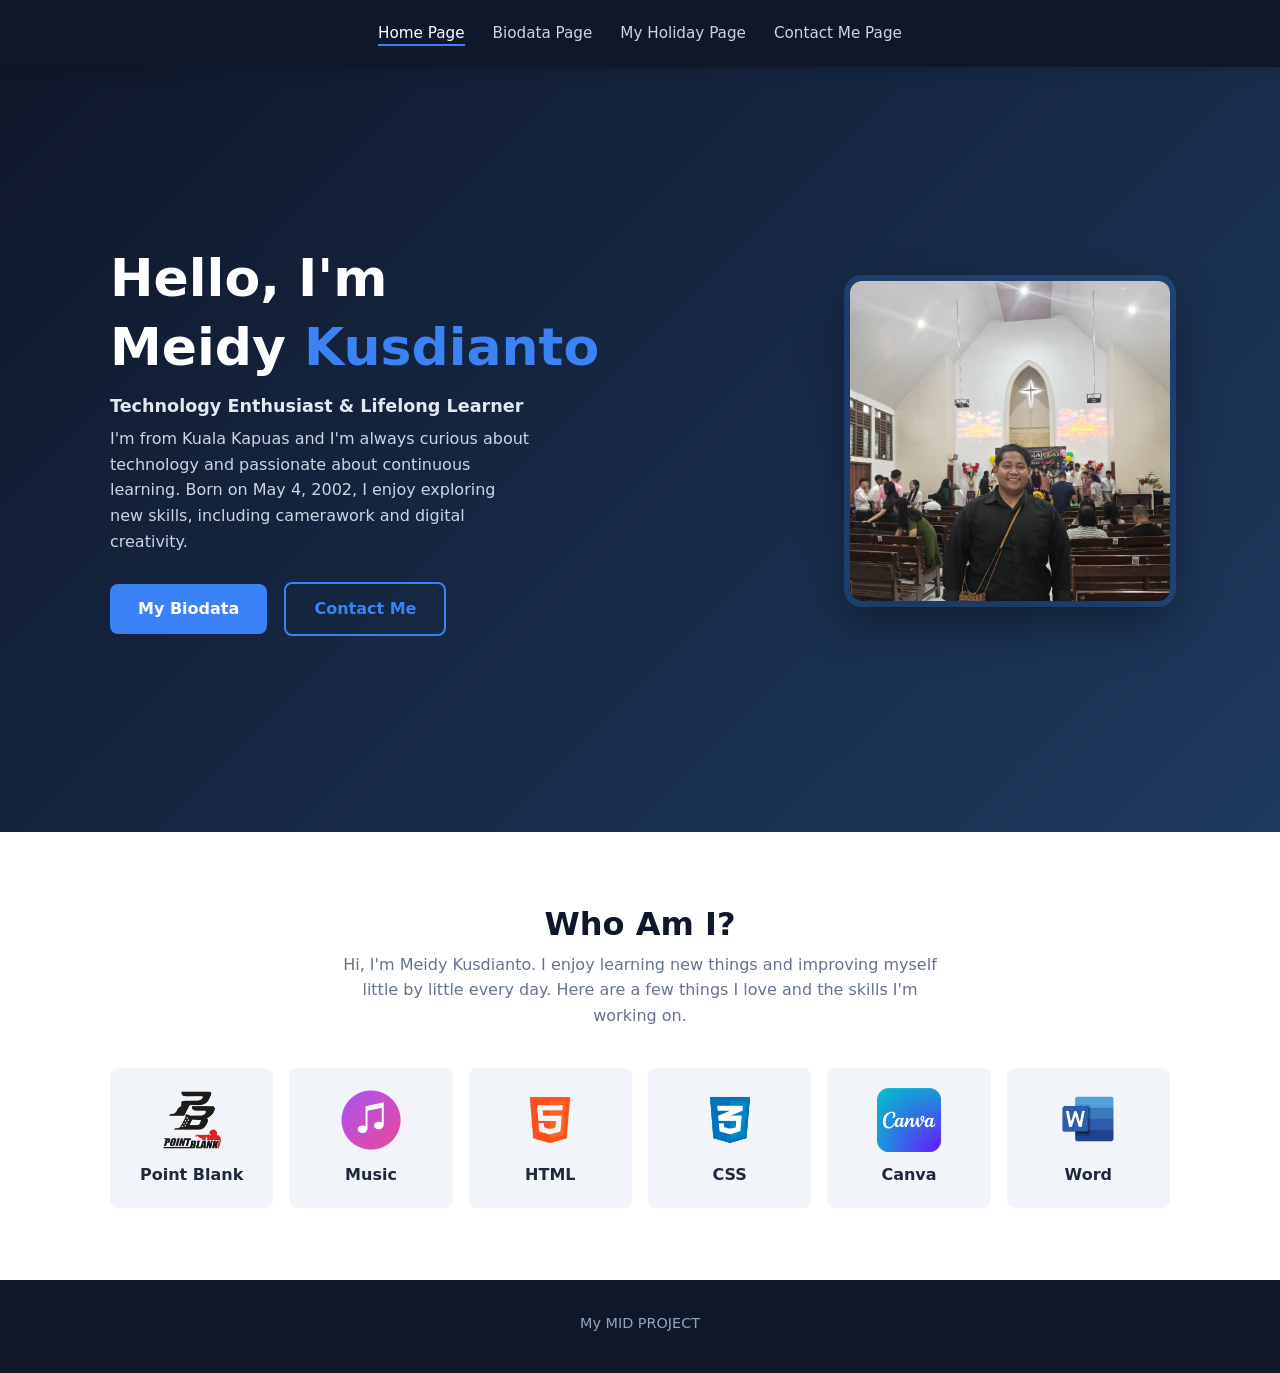
<file: WEB1MYMIDPROJECT/index.html>
<!DOCTYPE html>
<html lang="en">
<head>
  <meta charset="UTF-8">
  <meta name="viewport" content="width=device-width, initial-scale=1.0">
  <title>Home Page</title>
  <meta name="description" content="Personal website of Meidy Kusdianto - a curious learner who loves technology, music, and games">
  <link rel="stylesheet" href="style.css">
</head>
<body>

  <header class="header">
    <div class="container">
      <nav class="nav">
        <button class="hamburger" aria-label="Toggle menu" onclick="document.querySelector('.nav-menu').classList.toggle('show')">
          <span></span>
          <span></span>
          <span></span>
        </button>

        <ul class="nav-menu">
          <li><a href="index.html" class="active">Home Page</a></li>
          <li><a href="biodata.html">Biodata Page</a></li>
          <li><a href="myHoliday.html">My Holiday Page</a></li>
          <li><a href="contact.html">Contact Me Page</a></li>
        </ul>
      </nav>
    </div>
  </header>

  <main>
    <section class="hero">
      <div class="container">
        <div class="hero-content">
          <div class="hero-text">
            <h1>Hello, I'm</h1>
            <h1>Meidy <span class="name">Kusdianto</span></h1>
            <p class="role">Technology Enthusiast &amp; Lifelong Learner</p>
            <p class="intro">
              I'm from Kuala Kapuas and I'm always curious about technology
              and passionate about continuous learning. Born on May 4, 2002,
              I enjoy exploring new skills, including camerawork
              and digital creativity.
            </p>
            <a href="biodata.html" class="btn">My Biodata</a>
            <a href="contact.html" class="btn btn-outline">Contact Me</a>
          </div>

          <div class="hero-image">
            <img src="images/profile.jpg" alt="Photo of Meidy Kusdianto in a black suit and blue tie">
          </div>
        </div>
      </div>
    </section>

    <section class="section about-preview">
      <div class="container">
        <h2 class="section-title">Who Am I?</h2>
        <p class="section-subtitle">
          Hi, I'm Meidy Kusdianto. I enjoy learning new things and improving
          myself little by little every day. Here are a few things I love and
          the skills I'm working on.
        </p>

        <div class="info-cards">
          <div class="info-card">
            <img class="logo-img" src="images/logo-pointblank.png" alt="Point Blank crosshair icon">
            <span>Point Blank</span>
          </div>
          <div class="info-card">
            <img class="logo-img" src="images/logo-music.png" alt="Music note icon">
            <span>Music</span>
          </div>
          <div class="info-card">
            <img class="logo-img" src="images/logo-html.png" alt="HTML icon">
            <span>HTML</span>
          </div>
          <div class="info-card">
            <img class="logo-img" src="images/logo-css.png" alt="CSS icon">
            <span>CSS</span>
          </div>
          <div class="info-card">
            <img class="logo-img" src="images/logo-canva.png" alt="Canva icon">
            <span>Canva</span>
          </div>
          <div class="info-card">
            <img class="logo-img" src="images/logo-word.png" alt="Microsoft Word icon">
            <span>Word</span>
          </div>
        </div>
      </div>
    </section>
  </main>

  <footer class="footer">
    <div class="container">
      <p>My MID PROJECT</p>
    </div>
  </footer>

</body>
</html>
</file>
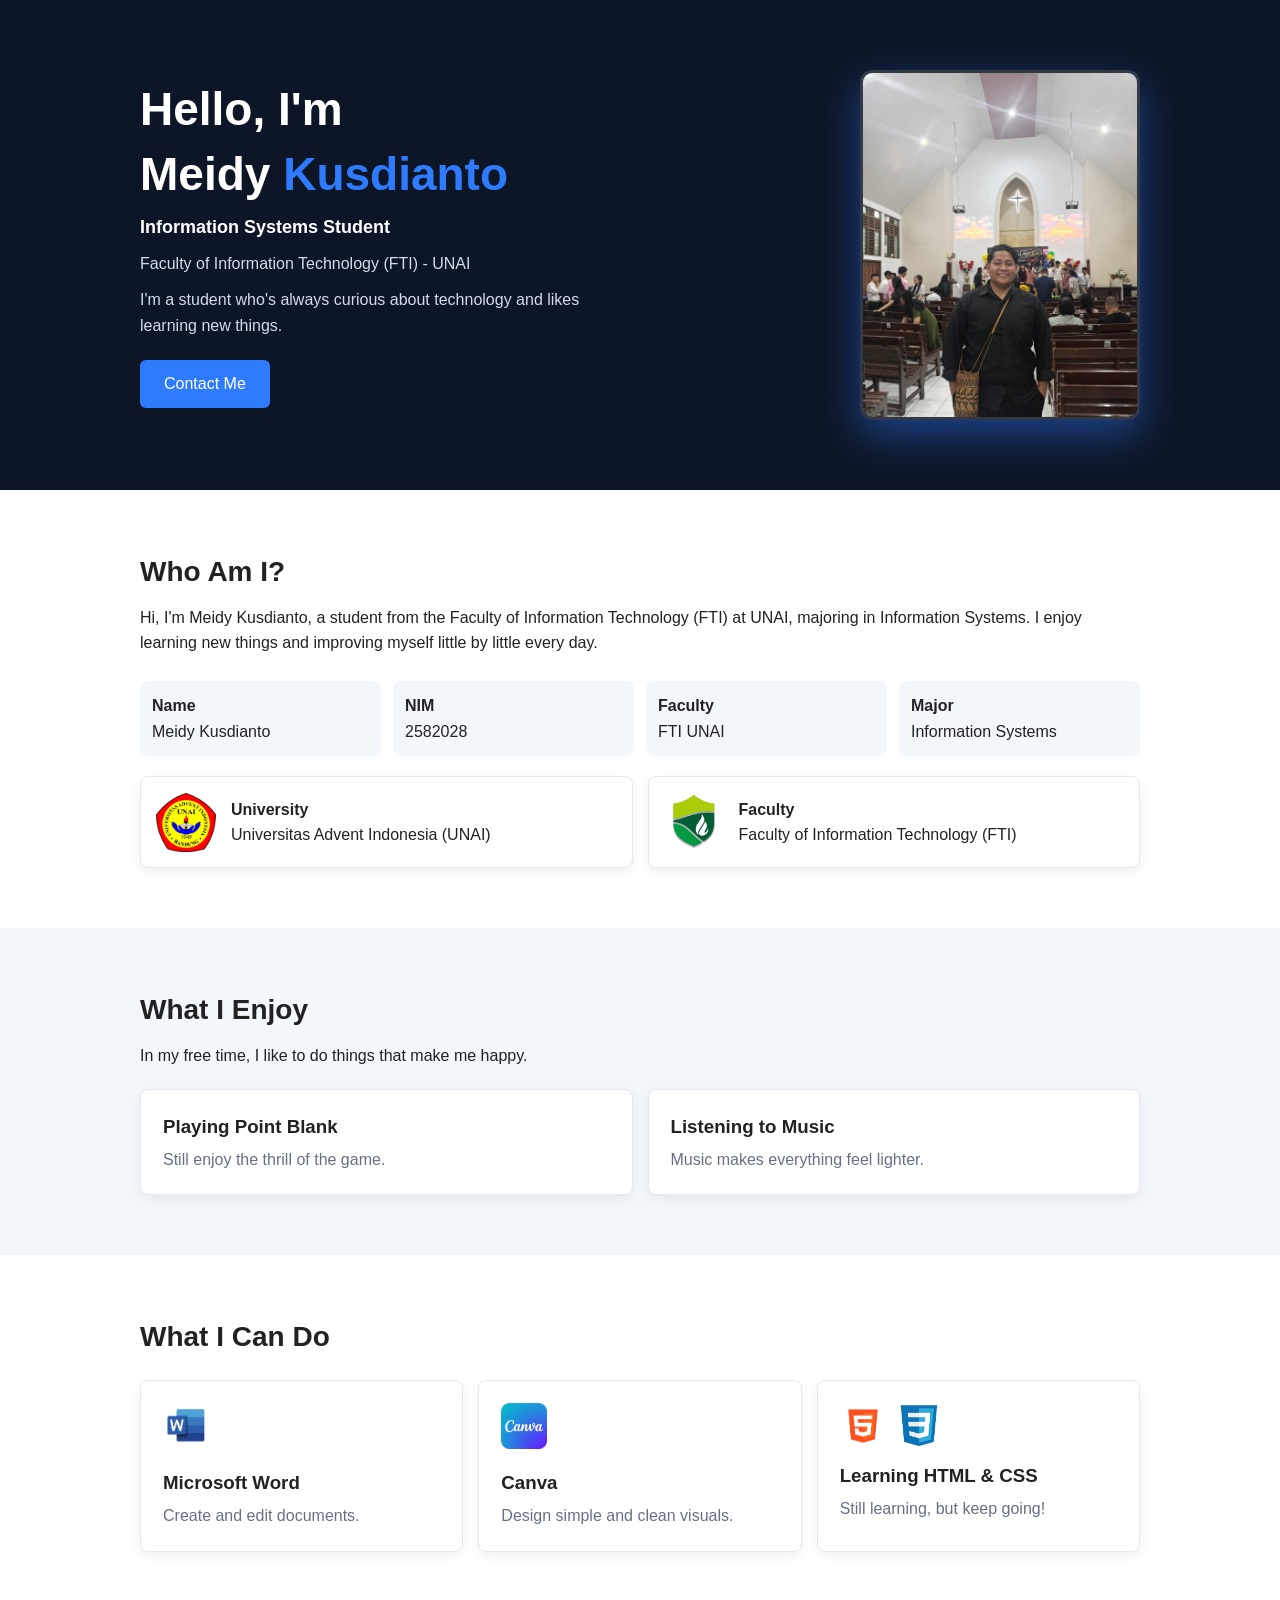
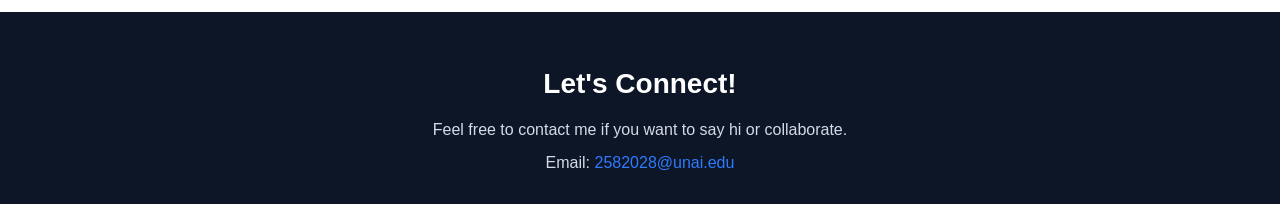
<file: AboutMe-responsive.html>
<!DOCTYPE html>
<html lang="en">
<head>
  <meta charset="UTF-8">
  <meta name="viewport" content="width=device-width, initial-scale=1.0">
  <title>Meidy Kusdianto | About Me</title>
  <link rel="stylesheet" href="style.css">
</head>
<body>

  <section class="hero" id="home">
    <div class="container">
      <div class="hero-text">
        <h1>Hello, I'm</h1>
        <h1>Meidy <span>Kusdianto</span></h1>
        <p class="role"><b>Information Systems Student</b></p>
        <p>Faculty of Information Technology (FTI) - UNAI</p>
        <p>I'm a student who's always curious about technology and likes learning new things.</p>
        <a href="#contact" class="btn">Contact Me</a>
      </div>
      <img src="myfoto.jpeg" alt="Photo of Meidy Kusdianto">
    </div>
  </section>

  <section id="about">
    <div class="container">
      <h2>Who Am I?</h2>
      <p>
        Hi, I'm Meidy Kusdianto, a student from the Faculty of Information Technology (FTI)
        at UNAI, majoring in Information Systems. I enjoy learning new things and improving
        myself little by little every day.
      </p>

      <div class="info">
        <p><b>Name</b><br>Meidy Kusdianto</p>
        <p><b>NIM</b><br>2582028</p>
        <p><b>Faculty</b><br>FTI UNAI</p>
        <p><b>Major</b><br>Information Systems</p>
      </div>

      <div class="campus">
        <div class="campus-item">
          <img src="logo-unai.png" alt="UNAI logo">
          <p><b>University</b><br>Universitas Advent Indonesia (UNAI)</p>
        </div>
        <div class="campus-item">
          <img src="logo-ftiunai.png" alt="FTI UNAI logo">
          <p><b>Faculty</b><br>Faculty of Information Technology (FTI)</p>
        </div>
      </div>
    </div>
  </section>

  <section class="gray" id="hobbies">
    <div class="container">
      <h2>What I Enjoy</h2>
      <p>In my free time, I like to do things that make me happy.</p>

      <div class="cards two">
        <div class="card">
          <h3>Playing Point Blank</h3>
          <p>Still enjoy the thrill of the game.</p>
        </div>
        <div class="card">
          <h3>Listening to Music</h3>
          <p>Music makes everything feel lighter.</p>
        </div>
      </div>
    </div>
  </section>

  <section id="skills">
    <div class="container">
      <h2>What I Can Do</h2>

      <div class="cards">
        <div class="card">
          <img class="logo" src="logo-word.png" alt="Microsoft Word logo">
          <h3>Microsoft Word</h3>
          <p>Create and edit documents.</p>
        </div>
        <div class="card">
          <img class="logo" src="logo-canva.png" alt="Canva logo">
          <h3>Canva</h3>
          <p>Design simple and clean visuals.</p>
        </div>
        <div class="card">
          <div class="logo-row">
            <img class="logo" src="logo-html.png" alt="HTML logo">
            <img class="logo" src="logo-css.png" alt="CSS logo">
          </div>
          <h3>Learning HTML &amp; CSS</h3>
          <p>Still learning, but keep going!</p>
        </div>
      </div>
    </div>
  </section>

  <footer id="contact">
    <h2>Let's Connect!</h2>
    <p>Feel free to contact me if you want to say hi or collaborate.</p>
    <p>Email: <a href="mailto:2582028@unai.edu">2582028@unai.edu</a></p>
  </footer>

</body>
</html>
</file>
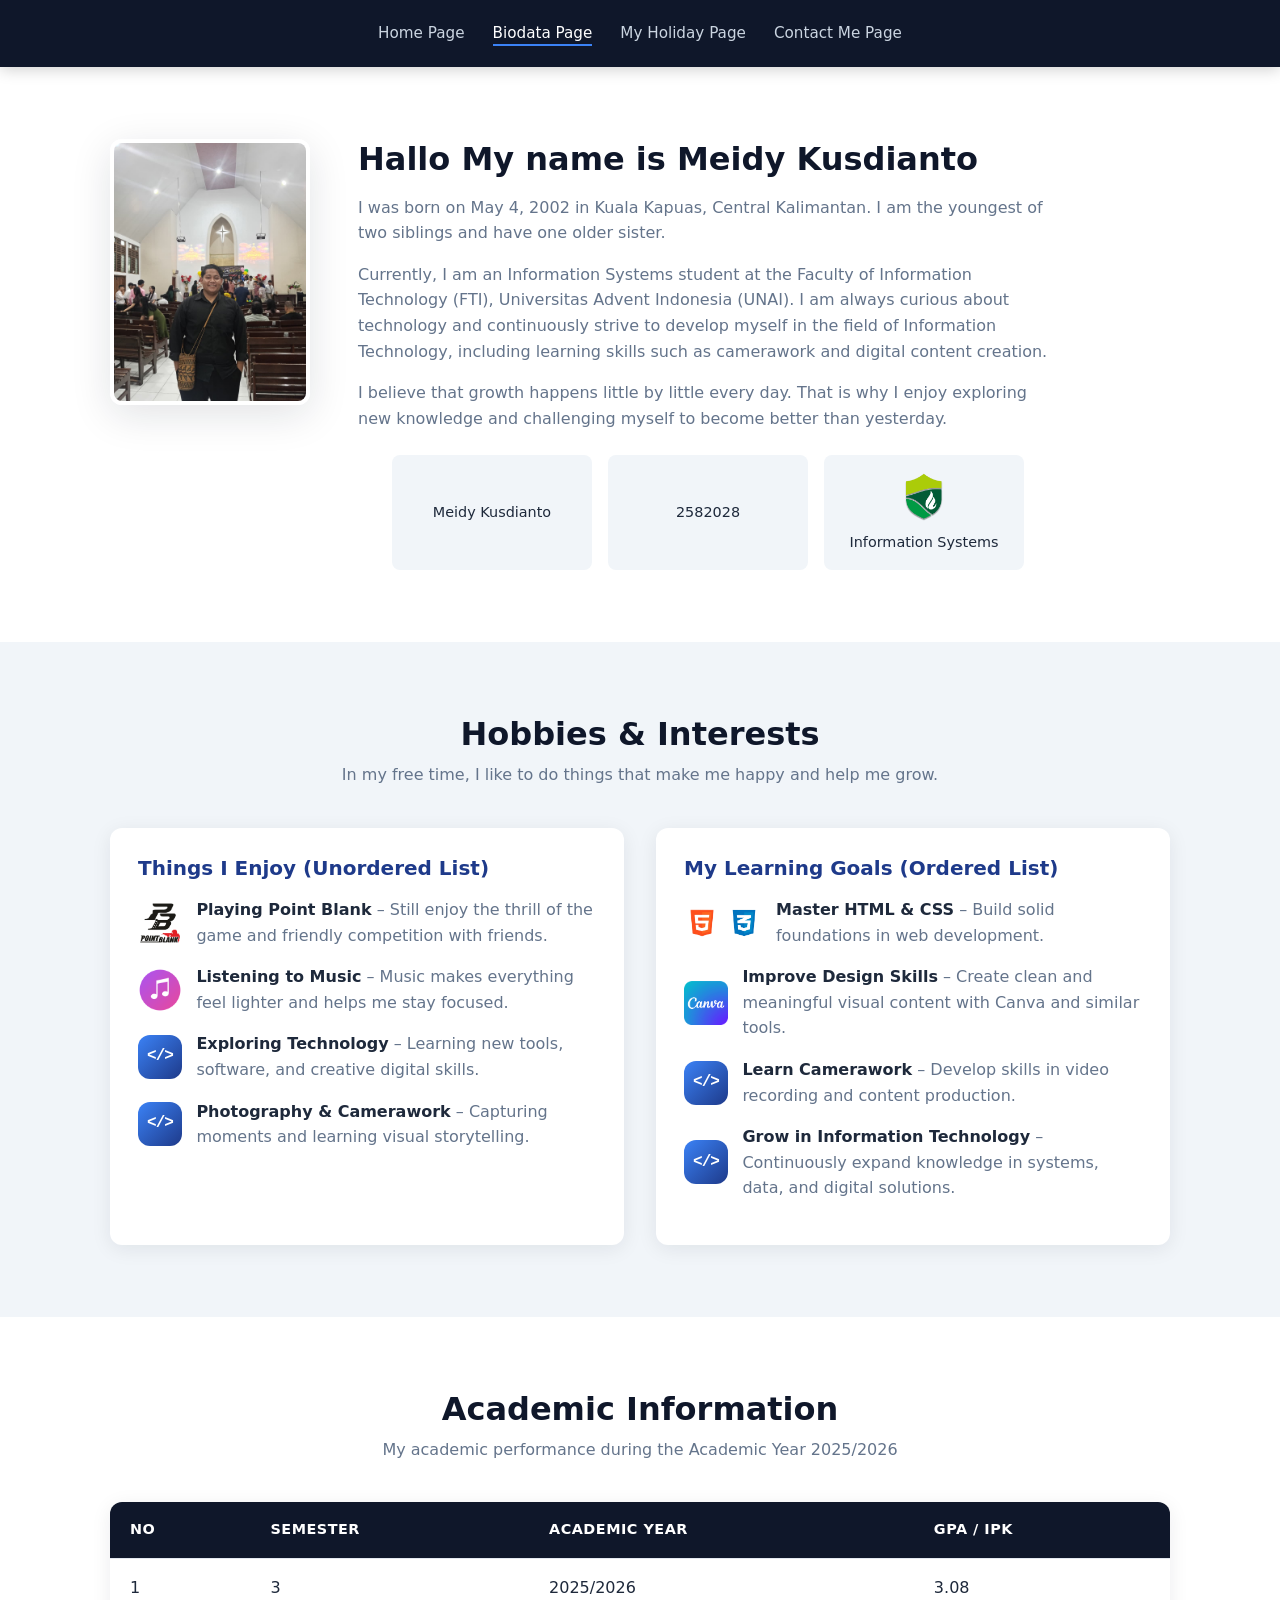
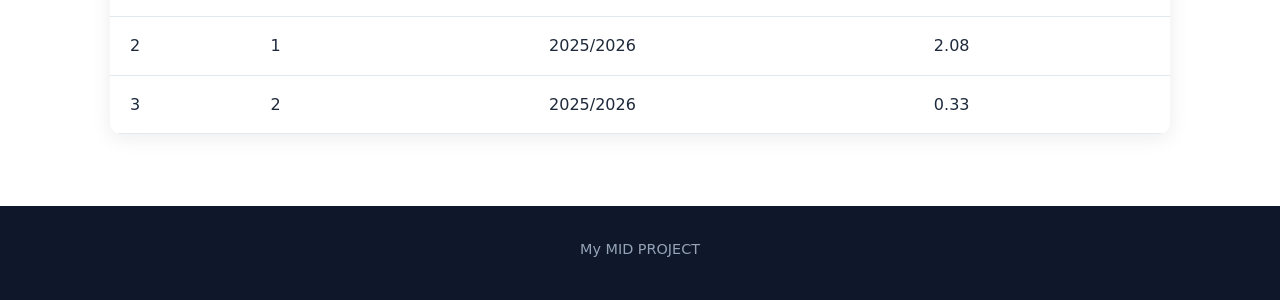
<file: WEB1MYMIDPROJECT/biodata.html>
<!DOCTYPE html>
<html lang="en">
<head>
  <meta charset="UTF-8">
  <meta name="viewport" content="width=device-width, initial-scale=1.0">
  <title>Biodata Page</title>
  <meta name="description" content="Biodata and personal information of Meidy Kusdianto">
  <link rel="stylesheet" href="style.css">
</head>
<body>

  <header class="header">
    <div class="container">
      <nav class="nav">
        <button class="hamburger" aria-label="Toggle menu" onclick="document.querySelector('.nav-menu').classList.toggle('show')">
          <span></span>
          <span></span>
          <span></span>
        </button>

        <ul class="nav-menu">
          <li><a href="index.html">Home Page</a></li>
          <li><a href="biodata.html" class="active">Biodata Page</a></li>
          <li><a href="myHoliday.html">My Holiday Page</a></li>
          <li><a href="contact.html">Contact Me Page</a></li>
        </ul>
      </nav>
    </div>
  </header>

  <main>
    <section class="section">
      <div class="container">
        <div class="biodata-content">
          <div class="profile-photo">
            <img src="images/profile.jpg" alt="Profile photo of Meidy Kusdianto in a black suit and blue tie">
          </div>

          <div class="bio-text">
            <h2><strong>Hallo My name is Meidy Kusdianto</strong></h2>
            <p>
              I was born on May 4, 2002 
              in Kuala Kapuas, Central Kalimantan. I am the youngest of two siblings 
              and have one older sister.
            </p>
            <p>
              Currently, I am an Information Systems student at the Faculty of Information 
              Technology (FTI), Universitas Advent Indonesia (UNAI). I am always curious 
              about technology and continuously strive to develop myself in the field of 
              Information Technology, including learning skills such as camerawork and 
              digital content creation.
            </p>
            <p>
              I believe that growth happens little by little every day. That is why 
              I enjoy exploring new knowledge and challenging myself to become better 
              than yesterday.
            </p>

            <div class="personal-info">
              <div class="item">
                Meidy Kusdianto
              </div>
              <div class="item">
                2582028
              </div>
              <div class="item">
                <img class="logo-img" src="images/logo-fti.png" alt="FTI logo">
                Information Systems
              </div>
            </div>
          </div>
        </div>
      </div>
    </section>
    
    <section class="section hobbies-section">
      <div class="container">
        <h2 class="section-title">Hobbies & Interests</h2>
        <p class="section-subtitle">
          In my free time, I like to do things that make me happy and help me grow.
        </p>

        <div class="hobbies-grid">
          <div class="hobby-box">
            <h3>Things I Enjoy (Unordered List)</h3>
            <ul>
              <li>
                <img class="logo-img" src="images/logo-pointblank.png" alt="Point Blank crosshair icon">
                <div><strong>Playing Point Blank</strong> – Still enjoy the thrill of the game and friendly competition with friends.</div>
              </li>
              <li>
                <img class="logo-img" src="images/logo-music.png" alt="Music note icon">
                <div><strong>Listening to Music</strong> – Music makes everything feel lighter and helps me stay focused.</div>
              </li>
              <li>
                <span class="code-icon" aria-hidden="true">&lt;/&gt;</span>
                <div><strong>Exploring Technology</strong> – Learning new tools, software, and creative digital skills.</div>
              </li>
              <li>
                <span class="code-icon" aria-hidden="true">&lt;/&gt;</span>
                <div><strong>Photography & Camerawork</strong> – Capturing moments and learning visual storytelling.</div>
              </li>
            </ul>
          </div>

          <div class="hobby-box">
            <h3>My Learning Goals (Ordered List)</h3>
            <ol>
              <li>
                <span class="icon-group">
                  <img class="logo-img" src="images/logo-html.png" alt="HTML icon">
                  <img class="logo-img" src="images/logo-css.png" alt="CSS icon">
                </span>
                <div><strong>Master HTML & CSS</strong> – Build solid foundations in web development.</div>
              </li>
              <li>
                <img class="logo-img" src="images/logo-canva.png" alt="Canva icon">
                <div><strong>Improve Design Skills</strong> – Create clean and meaningful visual content with Canva and similar tools.</div>
              </li>
              <li>
                <span class="code-icon" aria-hidden="true">&lt;/&gt;</span>
                <div><strong>Learn Camerawork</strong> – Develop skills in video recording and content production.</div>
              </li>
              <li>
                <span class="code-icon" aria-hidden="true">&lt;/&gt;</span>
                <div><strong>Grow in Information Technology</strong> – Continuously expand knowledge in systems, data, and digital solutions.</div>
              </li>
            </ol>
          </div>
        </div>
      </div>
    </section>

    <section class="section academic-section">
      <div class="container">
        <h2 class="section-title">Academic Information</h2>
        <p class="section-subtitle">
          My academic performance during the Academic Year 2025/2026
        </p>

        <div class="table-wrapper">
          <table>
            <thead>
              <tr>
                <th>No</th>
                <th>Semester</th>
                <th>Academic Year</th>
                <th>GPA / IPK</th>
              </tr>
            </thead>
            <tbody>
              <tr>
                <td>1</td>
                <td>3</td>
                <td>2025/2026</td>
                <td>3.08</td>
              </tr>
              <tr>
                <td>2</td>
                <td>1</td>
                <td>2025/2026</td>
                <td>2.08</td>
              </tr>
              <tr>
                <td>3</td>
                <td>2</td>
                <td>2025/2026</td>
                <td>0.33</td>
              </tr>
            </tbody>
          </table>
        </div>
      </div>
    </section>
  </main>

  <footer class="footer">
    <div class="container">
      <p>My MID PROJECT</p>
    </div>
  </footer>

</body>
</html>
</file>
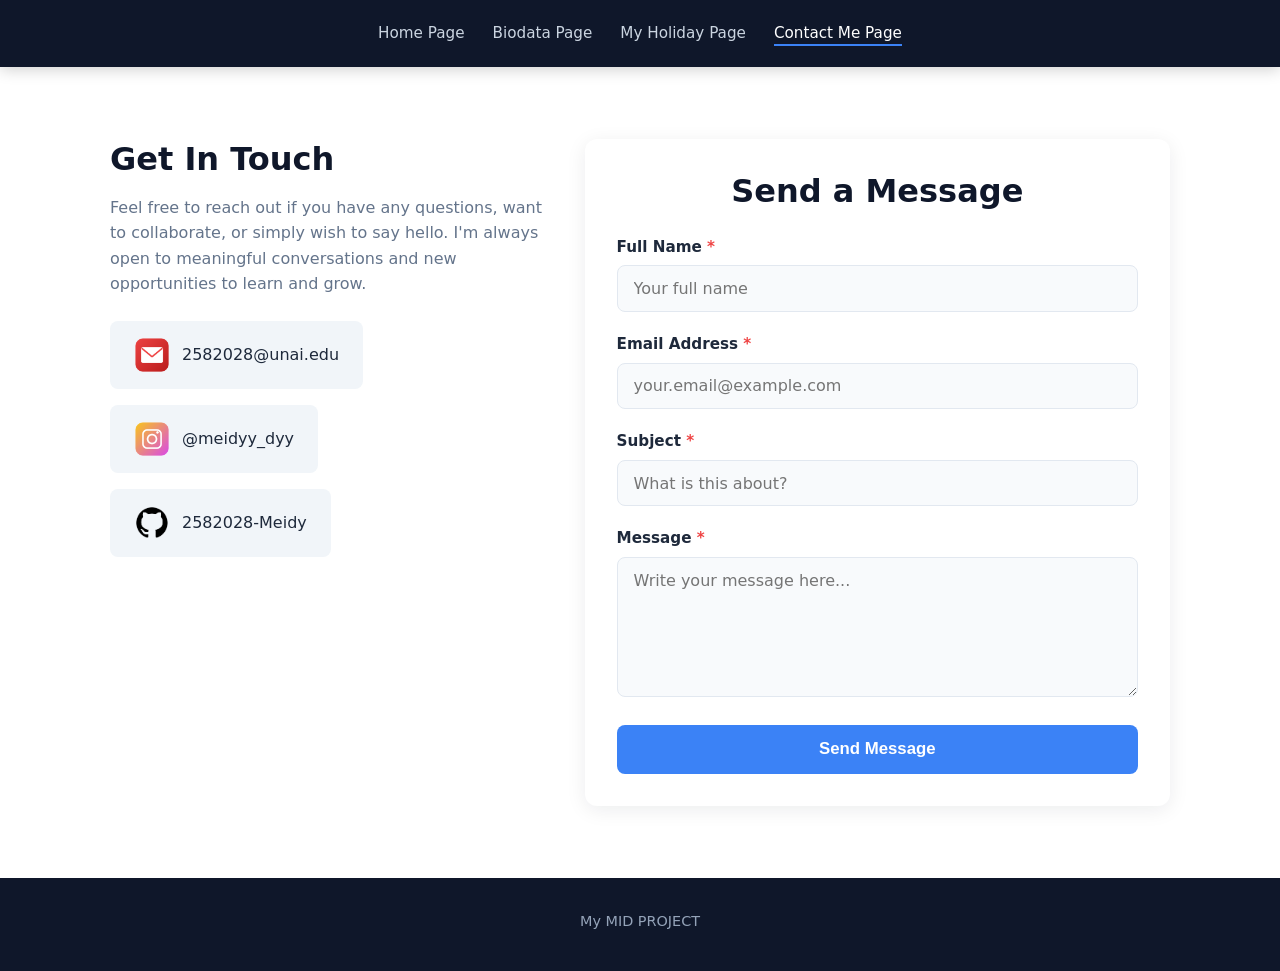
<file: WEB1MYMIDPROJECT/contact.html>
<!DOCTYPE html>
<html lang="en">
<head>
  <meta charset="UTF-8">
  <meta name="viewport" content="width=device-width, initial-scale=1.0">
  <title>Contact Me Page</title>
  <meta name="description" content="Get in touch with Meidy Kusdianto">
  <link rel="stylesheet" href="style.css">
</head>
<body>

  <header class="header">
    <div class="container">
      <nav class="nav">
        <button class="hamburger" aria-label="Toggle menu" onclick="document.querySelector('.nav-menu').classList.toggle('show')">
          <span></span>
          <span></span>
          <span></span>
        </button>

        <ul class="nav-menu">
          <li><a href="index.html">Home Page</a></li>
          <li><a href="biodata.html">Biodata Page</a></li>
          <li><a href="myHoliday.html">My Holiday Page</a></li>
          <li><a href="contact.html" class="active">Contact Me Page</a></li>
        </ul>
      </nav>
    </div>
  </header>

  <main>
    <section class="section">
      <div class="container">
        <div class="contact-wrapper">

          <div class="contact-info">
            <h2>Get In Touch</h2>
            <p>
              Feel free to reach out if you have any questions, want to collaborate, 
              or simply wish to say hello. I'm always open to meaningful conversations 
              and new opportunities to learn and grow.
            </p>

            <div class="contact-links">
              <a href="mailto:2582028@unai.edu" class="contact-link">
                <img class="logo-img small" src="images/icon-mail.png" alt="Email icon">
                <span>2582028@unai.edu</span>
              </a>

              <a href="https://www.instagram.com/meidyy_dyy?psln=MWM3cXoxa3UwNG9odg==" target="_blank" rel="noopener noreferrer" class="contact-link">
                <img class="logo-img small" src="images/icon-instagram.png" alt="Instagram icon">
                <span>@meidyy_dyy</span>
              </a>

              <a href="https://github.com/2582028-Meidy" target="_blank" rel="noopener noreferrer" class="contact-link">
                <img class="logo-img small" src="images/logo-github.png" alt="Github icon">
                <span>2582028-Meidy</span>
              </a>
            </div>
          </div>

          <div class="contact-form">
            <h2>Send a Message</h2>
            <form action="mailto:2582028@unai.edu" method="POST" enctype="text/plain">
            
              <div class="form-group">
                <label for="fullname">Full Name <span class="required">*</span></label>
                <input type="text" id="fullname" name="name" required minlength="2" placeholder="Your full name">
              </div>

              <div class="form-group">
                <label for="email">Email Address <span class="required">*</span></label>
                <input type="email" id="email" name="email" required placeholder="your.email@example.com">
              </div>

              <div class="form-group">
                <label for="subject">Subject <span class="required">*</span></label>
                <input type="text" id="subject" name="subject" required minlength="3" placeholder="What is this about?">
              </div>

              <div class="form-group">
                <label for="message">Message <span class="required">*</span></label>
                <textarea id="message" name="message" required minlength="10" placeholder="Write your message here..."></textarea>
              </div>

              <button type="submit" class="btn form-submit">Send Message</button>
            </form>
          </div>

        </div>
      </div>
    </section>
  </main>
  
  <footer class="footer">
    <div class="container">
      <p>My MID PROJECT</p>
    </div>
  </footer>

</body>
</html>
</file>
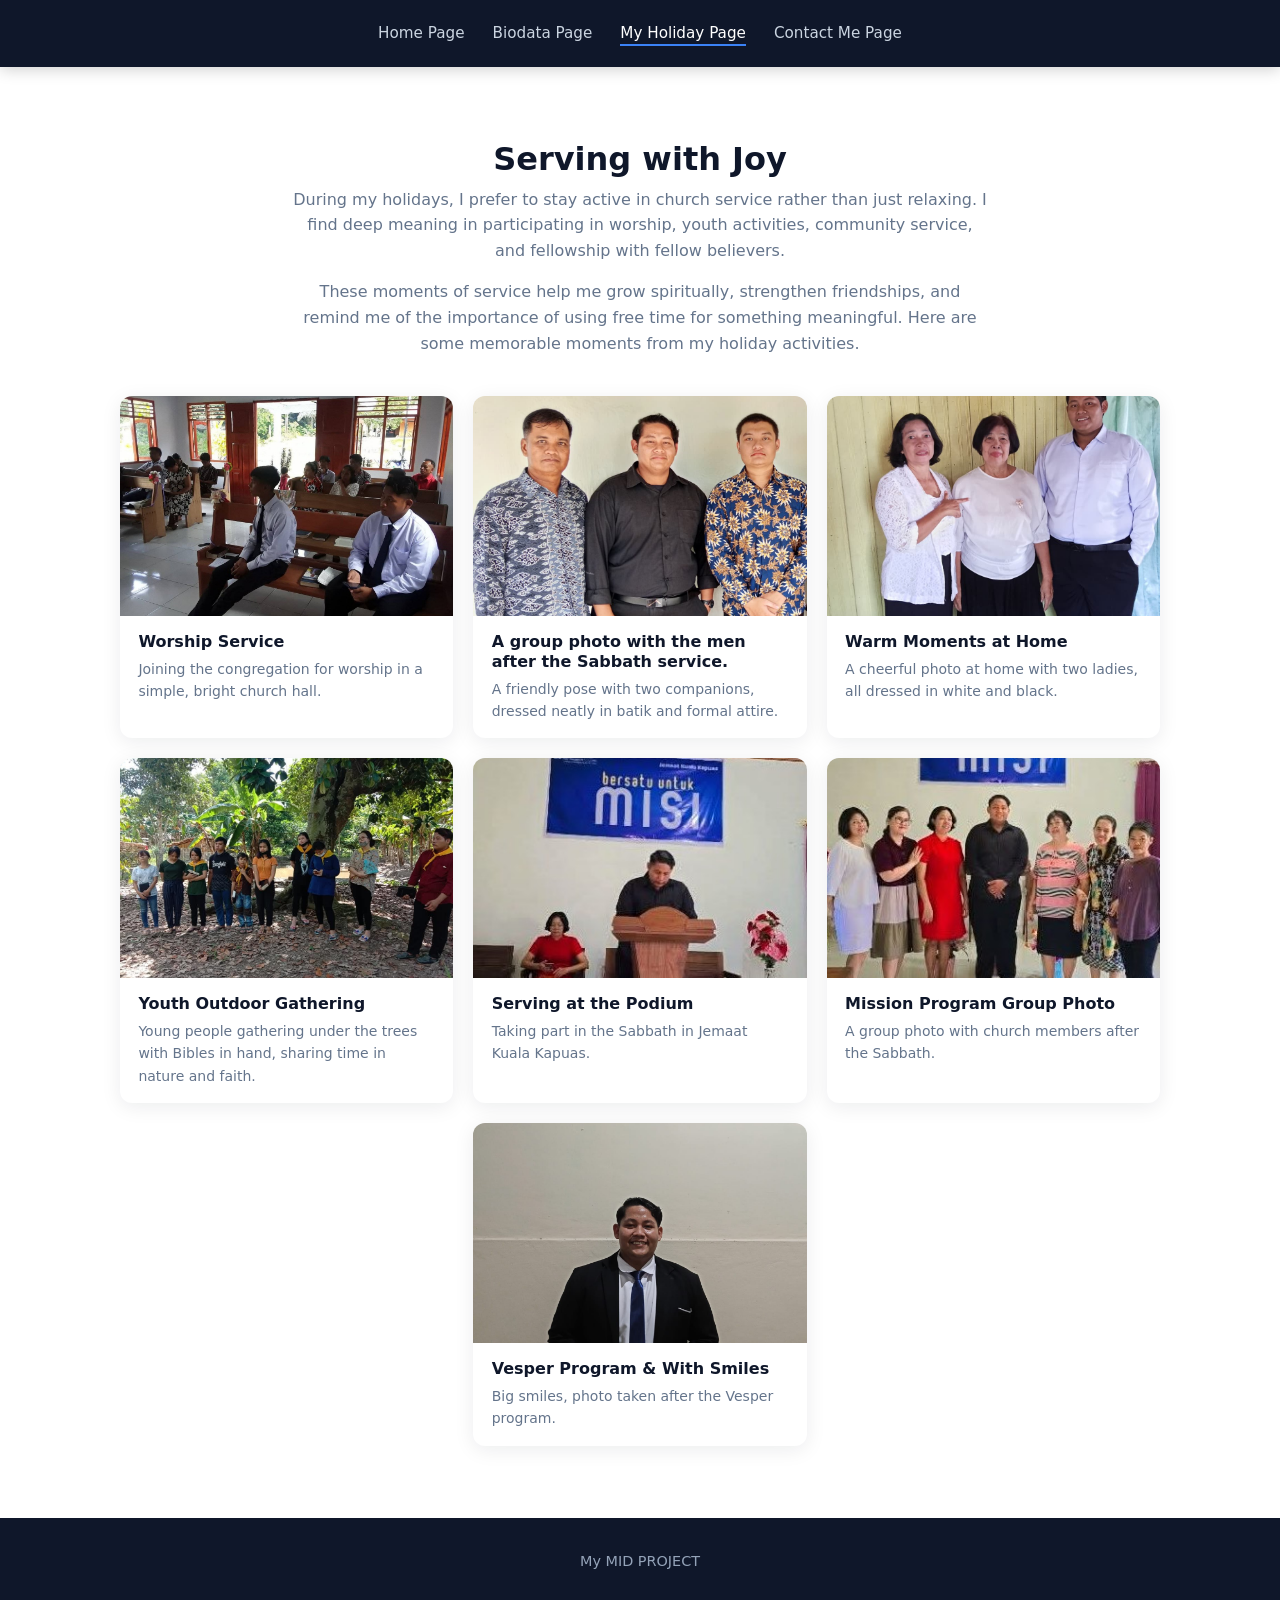
<file: WEB1MYMIDPROJECT/myHoliday.html>
<!DOCTYPE html>
<html lang="en">
<head>
  <meta charset="UTF-8">
  <meta name="viewport" content="width=device-width, initial-scale=1.0">
  <title>My Holiday Page</title>
  <meta name="description" content="Holiday experiences and service activities of Meidy Kusdianto">
  <link rel="stylesheet" href="style.css">
</head>
<body>

  <header class="header">
    <div class="container">
      <nav class="nav">
        <button class="hamburger" aria-label="Toggle menu" onclick="document.querySelector('.nav-menu').classList.toggle('show')">
          <span></span>
          <span></span>
          <span></span>
        </button>

        <ul class="nav-menu">
          <li><a href="index.html">Home Page</a></li>
          <li><a href="biodata.html">Biodata Page</a></li>
          <li><a href="myHoliday.html" class="active">My Holiday Page</a></li>
          <li><a href="contact.html">Contact Me Page</a></li>
        </ul>
      </nav>
    </div>
  </header>

  <main>
    <section class="section">
      <div class="container">
        <div class="holiday-intro">
          <h2 class="section-title">Serving with Joy</h2>
          <p>
            During my holidays, I prefer to stay active in church service rather than 
            just relaxing. I find deep meaning 
            in participating in worship, youth activities, community service, and 
            fellowship with fellow believers.
          </p>
          <p>
            These moments of service help me grow spiritually, strengthen friendships, 
            and remind me of the importance of using free time for something meaningful. 
            Here are some memorable moments from my holiday activities.
          </p>
        </div>

        <div class="gallery">
          <!-- Photo 1 -->
          <article class="gallery-item">
            <img src="images/holiday1.jpg" alt="Congregation seated in a bright church hall, with two young men in white shirts and ties in front">
            <div class="caption">
              <h4>Worship Service</h4>
              <p>Joining the congregation for worship in a simple, bright church hall.</p>
            </div>
          </article>

          <!-- Photo 2 -->
          <article class="gallery-item">
            <img src="images/holiday2.jpg" alt="Three men standing together against a white wall, wearing batik and black shirts">
            <div class="caption">
              <h4>A group photo with the men after the Sabbath service.</h4>
              <p>A friendly pose with two companions, dressed neatly in batik and formal attire.</p>
            </div>
          </article>

          <!-- Photo 3 -->
          <article class="gallery-item">
            <img src="images/holiday3.jpg" alt="A young man in a white shirt standing with two ladies in front of a yellow wooden wall">
            <div class="caption">
              <h4>Warm Moments at Home</h4>
              <p>A cheerful photo at home with two ladies, all dressed in white and black.</p>
            </div>
          </article>

          <!-- Photo 4 -->
          <article class="gallery-item">
            <img src="images/holiday4.jpg" alt="A group of young people holding Bibles and wearing yellow scarves under a tree">
            <div class="caption">
              <h4>Youth Outdoor Gathering</h4>
              <p>Young people gathering under the trees with Bibles in hand, sharing time in nature and faith.</p>
            </div>
          </article>

          <!-- Photo 5 -->
          <article class="gallery-item">
            <img src="images/holiday5.jpg" alt="A man speaking at a wooden podium under the banner 'Bersatu untuk Misi'">
            <div class="caption">
              <h4>Serving at the Podium</h4>
              <p>Taking part in the Sabbath in Jemaat Kuala Kapuas.</p>
            </div>
          </article>

          <!-- Photo 6 -->
          <article class="gallery-item">
            <img src="images/holiday6.jpg" alt="Group photo of church members in front of the 'Bersatu untuk Misi' banner">
            <div class="caption">
              <h4>Mission Program Group Photo</h4>
              <p>A group photo with church members after the Sabbath.</p>
            </div>
          </article>

          <!-- Photo 7 -->
          <article class="gallery-item">
            <img src="images/holiday7.jpg" alt="Smiling selfie of church members together after the program">
            <div class="caption">
              <h4>Vesper Program &amp; With Smiles</h4>
              <p>Big smiles, photo taken after the Vesper program.</p>
            </div>
          </article>
        </div>
      </div>
    </section>
  </main>

  <footer class="footer">
    <div class="container">
      <p>My MID PROJECT</p>
    </div>
  </footer>

</body>
</html>
</file>
<file: WEB1MYMIDPROJECT/style.css>
*,
*::before,
*::after {
  margin: 0;
  padding: 0;
  box-sizing: border-box;
}

:root {
  --primary: #1e3a8a;
  --dark: #0f172a;
  --accent: #3b82f6;
  --accent-hover: #2563eb;
  --text: #1e293b;
  --muted: #64748b;
  --bg-light: #f1f5f9;
  --border: #e2e8f0;
  --shadow: 0 4px 20px rgba(15, 23, 42, 0.08);
  --shadow-lg: 0 10px 40px rgba(15, 23, 42, 0.12);
  --gradient: linear-gradient(135deg, var(--dark), #1e3a5f);
  --radius: 12px;
  --radius-sm: 8px;
  --ease: all 0.3s ease;
}

html { scroll-behavior: smooth; }

body {
  font-family: 'Segoe UI', system-ui, -apple-system, BlinkMacSystemFont, sans-serif;
  line-height: 1.6;
  color: var(--text);
  background: #fff;
  overflow-x: hidden;
}

img { max-width: 100%; height: auto; display: block; }
a { text-decoration: none; color: inherit; transition: var(--ease); }
ul, ol { list-style: none; }
h1, h2, h3, h4 { line-height: 1.25; }
h2 { font-size: 1.75rem; margin-bottom: 1rem; }
h3 { font-size: 1.25rem; }
p { margin-bottom: 1rem; color: var(--muted); }

.container { width: 100%; max-width: 1100px; margin: 0 auto; padding: 0 1.25rem; }
.section { padding: 3.5rem 0; }
.section-title { text-align: center; color: var(--dark); margin-bottom: 0.5rem; }
.section-subtitle { text-align: center; max-width: 600px; margin: 0 auto 2.5rem; }

.btn {
  display: inline-block;
  padding: 0.75rem 1.75rem;
  background: var(--accent);
  color: #fff;
  font-weight: 600;
  font-size: 1rem;
  border: none;
  border-radius: var(--radius-sm);
  cursor: pointer;
  transition: var(--ease);
}
.btn:hover {
  background: var(--accent-hover);
  transform: translateY(-2px);
  box-shadow: 0 6px 20px rgba(59, 130, 246, 0.35);
}
.btn-outline { margin-left: 0.75rem; background: transparent; border: 2px solid var(--accent); color: var(--accent); }
.btn-outline:hover { background: var(--accent); color: #fff; }

.header {
  position: sticky;
  top: 0;
  z-index: 1000;
  background: var(--dark);
  box-shadow: 0 2px 15px rgba(0, 0, 0, 0.2);
}

.nav { display: flex; justify-content: flex-end; align-items: center; min-height: 4.16rem; }

.nav-menu { display: none; gap: 1.75rem; }
.nav-menu a { position: relative; color: #cbd5e1; font-weight: 500; font-size: 0.95rem; }
.nav-menu a:hover,
.nav-menu a.active { color: #fff; }
.nav-menu a.active::after {
  content: '';
  position: absolute;
  bottom: -4px;
  left: 0;
  width: 100%;
  height: 2px;
  background: var(--accent);
}

.nav-menu.show {
  display: flex;
  flex-direction: column;
  position: absolute;
  top: 100%;
  left: 0;
  right: 0;
  padding: 1.5rem;
  gap: 1.25rem;
  background: var(--dark);
  box-shadow: 0 10px 30px rgba(0, 0, 0, 0.3);
}

.hamburger { display: flex; flex-direction: column; gap: 5px; padding: 5px; background: none; border: none; cursor: pointer; }
.hamburger span { display: block; width: 24px; height: 2.5px; background: #fff; border-radius: 2px; }

.hero {
  display: flex;
  align-items: center;
  min-height: 85vh;
  padding: 4rem 0 5rem;
  background: var(--gradient);
  color: #fff;
}
.hero-content { display: flex; flex-direction: column; align-items: center; gap: 2.5rem; text-align: center; }
.hero-text h1 { font-size: 2.25rem; margin-bottom: 0.25rem; }
.name { color: var(--accent); }
.role { margin: 0.75rem 0 0.35rem; font-size: 1.1rem; font-weight: 600; color: #e2e8f0; }
.intro { max-width: 420px; margin: 0 auto 1.75rem; color: #cbd5e1; }

.hero-image {
  width: 220px;
  height: 220px;
  border-radius: var(--radius);
  overflow: hidden;
  box-shadow: 0 0 0 6px rgba(59, 130, 246, 0.25), 0 20px 50px rgba(0, 0, 0, 0.4);
}
.hero-image img { width: 100%; height: 100%; object-fit: cover; object-position: center 35%; }

.info-cards { display: grid; grid-template-columns: 1fr 1fr; gap: 1rem; margin-top: 2rem; }
.info-card { padding: 1.25rem 1rem; background: var(--bg-light); border-radius: var(--radius-sm); text-align: center; transition: var(--ease); }
.info-card:hover { transform: translateY(-4px); box-shadow: var(--shadow); }
.info-card span { display: block; font-weight: 600; }

.logo-img { width: 64px; height: 64px; margin: 0 auto 0.6rem; object-fit: contain; flex-shrink: 0; }
.code-icon {
  display: flex;
  align-items: center;
  justify-content: center;
  width: 48px;
  height: 48px;
  margin: 0 auto 0.6rem;
  flex-shrink: 0;
  border-radius: 12px;
  background: linear-gradient(135deg, var(--accent), var(--primary));
  color: #fff;
  font: 700 1rem/1.6 Consolas, 'Courier New', monospace;
  letter-spacing: -1px;
}
.small { width: 36px; height: 36px; margin: 0; font-size: 0.85rem; }

.footer { padding: 2rem 1.25rem; background: var(--dark); text-align: center; font-size: 0.9rem; }
.footer p { margin-bottom: 0.4rem; color: #94a3b8; }
.footer a { color: var(--accent); }
.footer a:hover { color: #60a5fa; }

.page-header { padding: 3rem 0 2.5rem; background: var(--gradient); color: #fff; text-align: center; }
.page-header h1 { margin-bottom: 0.5rem; }
.page-header p { margin: 0; color: #94a3b8; }

.biodata-content { display: flex; flex-direction: column; align-items: center; gap: 2.5rem; }
.profile-photo {
  width: 180px;
  aspect-ratio: 3 / 4;
  border: 4px solid #fff;
  border-radius: var(--radius);
  overflow: hidden;
  box-shadow: var(--shadow-lg);
}
.profile-photo img { width: 100%; height: 100%; object-fit: cover; }
.bio-text { max-width: 700px; text-align: center; }
.bio-text h2 { color: var(--dark); }

.personal-info { display: flex; flex-wrap: wrap; justify-content: center; gap: 1rem; margin-top: 1.5rem; }
.item {
  display: flex;
  flex-direction: column;
  justify-content: center;
  flex: 1 1 120px;
  max-width: 200px;
  padding: 1rem;
  background: var(--bg-light);
  border-radius: var(--radius-sm);
  text-align: center;
  font-size: 0.9rem;
}
.item strong { display: block; margin-bottom: 0.25rem; font-size: 0.8rem; color: var(--accent); text-transform: uppercase; }
.item .logo-img { width: 52px; height: 52px; margin-bottom: 0.5rem; }

.hobbies-section { background: var(--bg-light); }
.hobbies-grid { display: grid; gap: 2rem; }
.hobby-box { padding: 1.75rem; background: #fff; border-radius: var(--radius); box-shadow: var(--shadow); }
.hobby-box h3 { margin-bottom: 1rem; color: var(--primary); }
.hobby-box li { display: flex; align-items: center; gap: 0.9rem; margin-bottom: 1rem; color: var(--muted); }
.hobby-box li strong { color: var(--text); }
.hobby-box .logo-img,
.hobby-box .code-icon { width: 44px; height: 44px; margin: 0; }
.icon-group { display: flex; gap: 0.35rem; flex-shrink: 0; }
.hobby-box .icon-group .logo-img { width: 36px; height: 36px; }

.table-wrapper { overflow-x: auto; border-radius: var(--radius); box-shadow: var(--shadow); }
table { width: 100%; min-width: 500px; border-collapse: collapse; background: #fff; }
thead { background: var(--dark); color: #fff; }
th, td { padding: 1rem 1.25rem; text-align: left; border-bottom: 1px solid var(--border); }
th { font-size: 0.9rem; font-weight: 600; text-transform: uppercase; letter-spacing: 0.5px; }
tbody tr:hover { background: #f8fafc; }
.gpa-note { margin-top: 1.5rem; font-size: 0.9rem; text-align: center; }

.holiday-intro { max-width: 700px; margin: 0 auto 2.5rem; text-align: center; }
.gallery { display: flex; flex-wrap: wrap; justify-content: center; gap: 1.25rem; }
.gallery-item {
  flex: 1 1 280px;
  max-width: 340px;
  background: #fff;
  border-radius: var(--radius);
  overflow: hidden;
  box-shadow: var(--shadow);
  transition: var(--ease);
}
.gallery-item:hover { transform: translateY(-6px); box-shadow: var(--shadow-lg); }
.gallery-item img { width: 100%; height: 220px; object-fit: cover; }
.caption { padding: 1rem 1.15rem; }
.caption h4 { margin-bottom: 0.35rem; font-size: 1rem; color: var(--dark); }
.caption p { margin: 0; font-size: 0.875rem; }

.contact-wrapper { display: flex; flex-direction: column; gap: 2.5rem; }
.contact-info { text-align: center; }
.contact-info h2,
.contact-form h2 { color: var(--dark); }
.contact-form h2 { margin-bottom: 1.5rem; text-align: center; }
.contact-links { display: flex; flex-direction: column; gap: 1rem; margin-top: 1.5rem; }
.contact-link {
  display: flex;
  align-items: center;
  justify-content: center;
  gap: 0.75rem;
  padding: 1rem 1.5rem;
  background: var(--bg-light);
  border-radius: var(--radius-sm);
  font-weight: 500;
  transition: var(--ease);
}
.contact-link:hover { background: var(--accent); color: #fff; }

.contact-form { padding: 2rem; background: #fff; border-radius: var(--radius); box-shadow: var(--shadow); }
.form-group { margin-bottom: 1.25rem; }
.form-group label { display: block; margin-bottom: 0.4rem; font-size: 0.95rem; font-weight: 600; }
.form-group input,
.form-group textarea {
  width: 100%;
  padding: 0.8rem 1rem;
  border: 1.5px solid var(--border);
  border-radius: var(--radius-sm);
  background: #f8fafc;
  font-family: inherit;
  font-size: 1rem;
  transition: var(--ease);
}
.form-group input:focus,
.form-group textarea:focus {
  outline: none;
  border-color: var(--accent);
  background: #fff;
  box-shadow: 0 0 0 3px rgba(59, 130, 246, 0.15);
}
.form-group textarea { min-height: 140px; resize: vertical; }
.required { color: #ef4444; }
.form-submit { width: 100%; padding: 0.9rem; font-size: 1.05rem; }

@media (min-width: 640px) {
  h2 { font-size: 2rem; }
  .hero-text h1 { font-size: 2.75rem; }
  .info-cards { grid-template-columns: repeat(3, 1fr); }
  .hobbies-grid { grid-template-columns: 1fr 1fr; }
}

@media (min-width: 768px) {
  .hamburger { display: none; }
  .nav { justify-content: center; }
  .nav-menu { display: flex; }

  .hero-content { flex-direction: row; justify-content: space-between; gap: 3rem; text-align: left; }
  .hero-text { flex: 1; }
  .intro { margin-left: 0; margin-right: 0; }
  .hero-image { width: 280px; height: 280px; flex-shrink: 0; }

  .biodata-content { flex-direction: row; align-items: flex-start; gap: 3rem; }
  .bio-text { text-align: left; }
  .profile-photo { width: 200px; flex-shrink: 0; }

  .contact-wrapper { flex-direction: row; align-items: flex-start; }
  .contact-info { flex: 1; text-align: left; }
  .contact-links { align-items: flex-start; }
  .contact-form { flex: 1.2; }

  .gallery-item { flex: 0 1 calc(33.333% - 1.25rem); max-width: none; }
}

@media (min-width: 1024px) {
  .hero { padding: 5rem 0 6rem; }
  .hero-text h1 { font-size: 3.25rem; }
  .hero-image { width: 320px; height: 320px; }
  .info-cards { grid-template-columns: repeat(6, 1fr); }
  .section { padding: 4.5rem 0; }
}
</file>
<file: style.css>
* {
  margin: 0;
  padding: 0;
  box-sizing: border-box;
}

html {
  scroll-behavior: smooth;
}

body {
  font-family: Arial, sans-serif;
  color: #222;
  line-height: 1.6;
}

img {
  max-width: 100%;
}

a {
  text-decoration: none;
  color: inherit;
}

section {
  padding: 60px 20px;
}

.container {
  max-width: 1000px;
  margin: 0 auto;
}

h2 {
  font-size: 28px;
  margin-bottom: 10px;
}

.gray {
  background: #f3f6fb;
}

.hero {
  background: #0d1626;
  color: white;
  padding: 70px 20px;
}

.hero .container {
  display: flex;
  flex-direction: column-reverse;
  align-items: center;
  gap: 40px;
}

.hero-text {
  max-width: 500px;
}

.hero h1 {
  font-size: 38px;
  line-height: 1.2;
  margin-bottom: 10px;
}

.hero h1 span {
  color: #2f7bff;
}

.hero p {
  margin-bottom: 10px;
  color: #d3dbe8;
}

.hero .role {
  color: white;
  font-size: 18px;
}

.hero img {
  width: 230px;
  height: 290px;
  object-fit: cover;
  object-position: top;
  border-radius: 12px;
  border: 3px solid rgba(255, 255, 255, 0.15);
  box-shadow: 0 15px 40px rgba(47, 123, 255, 0.45);
}

.btn {
  display: inline-block;
  padding: 11px 24px;
  margin-top: 12px;
  background: #2f7bff;
  color: white;
  border-radius: 6px;
}

.btn:hover {
  background: #1f5fd1;
}

.info {
  display: grid;
  grid-template-columns: 1fr 1fr;
  gap: 12px;
  margin-top: 25px;
}

.info p {
  background: #f3f6fb;
  padding: 12px;
  border-radius: 8px;
}

.campus {
  display: grid;
  grid-template-columns: 1fr;
  gap: 15px;
  margin-top: 20px;
}

.campus-item {
  display: flex;
  align-items: center;
  gap: 15px;
  padding: 15px;
  background: white;
  border: 1px solid #e3e8f0;
  border-radius: 8px;
  box-shadow: 0 4px 12px rgba(0, 0, 0, 0.06);
}

.campus-item img {
  width: 60px;
  height: 60px;
  object-fit: contain;
}

.cards {
  display: grid;
  grid-template-columns: 1fr;
  gap: 15px;
  margin-top: 20px;
}

.card {
  padding: 22px;
  background: white;
  border: 1px solid #e3e8f0;
  border-radius: 8px;
  box-shadow: 0 4px 12px rgba(0, 0, 0, 0.06);
}

.card h3 {
  margin-bottom: 5px;
}

.card p {
  color: #667085;
}

.logo-row {
  display: flex;
  align-items: center;
  gap: 10px;
  margin-bottom: 12px;
}

.logo {
  height: 46px;
  width: auto;
  max-width: 80px;
  object-fit: contain;
  margin-bottom: 12px;
}

.logo-row .logo {
  margin-bottom: 0;
}

footer {
  background: #0d1626;
  color: white;
  text-align: center;
  padding: 50px 20px 20px;
}

footer p {
  margin-bottom: 8px;
  color: #d3dbe8;
}

footer a {
  color: #2f7bff;
}

footer .copy {
  margin-top: 30px;
  font-size: 13px;
  color: #8f9bb0;
}

@media (min-width: 768px) {
  .hero .container {
    flex-direction: row;
    justify-content: space-between;
  }

  .hero h1 {
    font-size: 46px;
  }

  .hero img {
    width: 280px;
    height: 350px;
  }

  .info {
    grid-template-columns: repeat(4, 1fr);
  }

  .campus {
    grid-template-columns: repeat(2, 1fr);
  }

  .cards {
    grid-template-columns: repeat(3, 1fr);
  }

  .cards.two {
    grid-template-columns: repeat(2, 1fr);
  }
}
</file>
